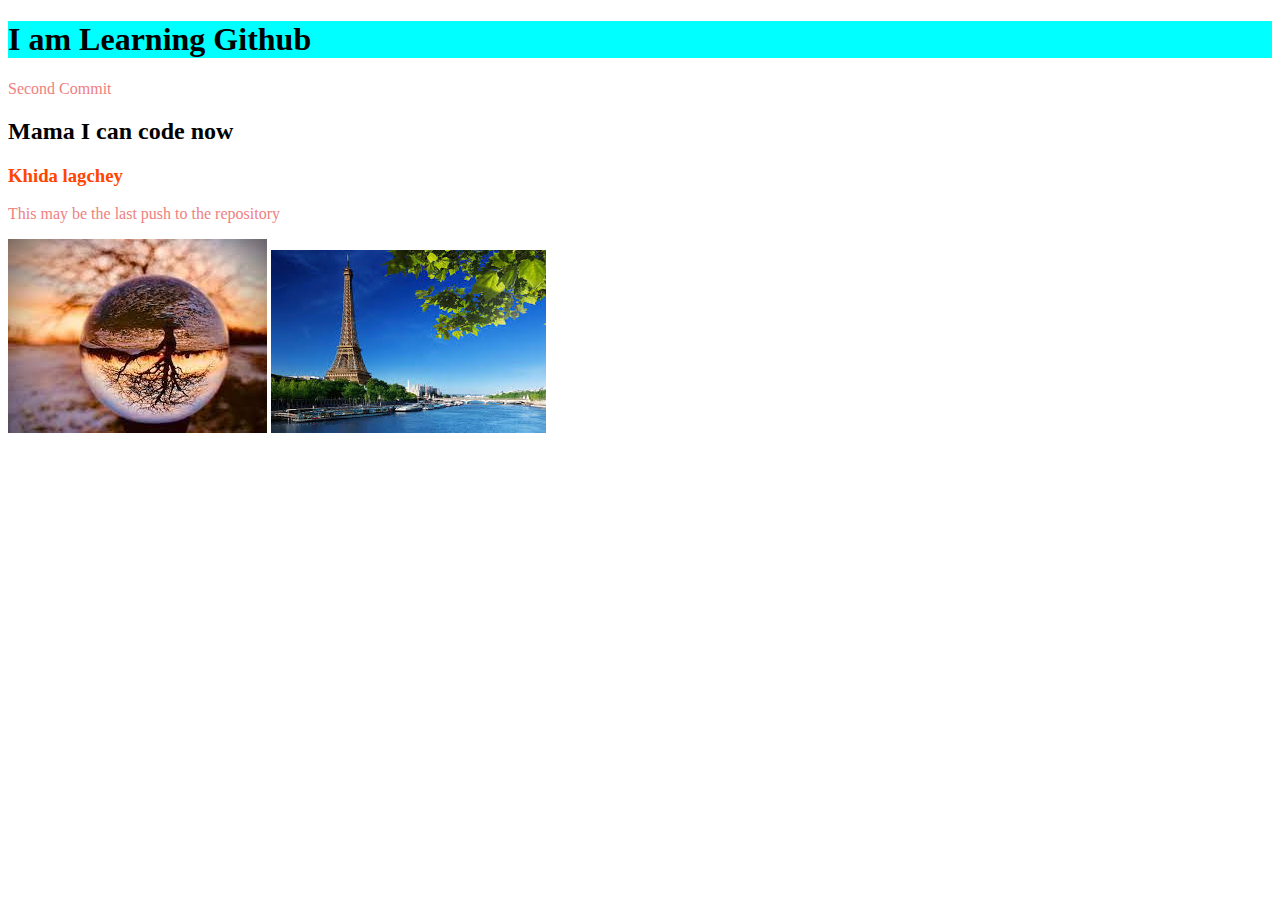
<file: 20220702-003-github/index.html>
<!DOCTYPE html>
<html lang="en">
<head>
    <meta charset="UTF-8">
    <meta http-equiv="X-UA-Compatible" content="IE=edge">
    <meta name="viewport" content="width=device-width, initial-scale=1.0">
    <title>Learning Github</title>
    <link rel="stylesheet" href="style.css">
</head>
<body>
    <h1>I am Learning Github</h1>
    <p>Second Commit</p>
    <h2>Mama I can code now</h2>
    <h3>Khida lagchey</h3>
    <p>This may be the last push to the repository</p>
    <img src="snowInGlassBall.jpg" alt="">
    <img src="ifelTowerWithNature.jpg" alt="">
</body>
</html>
</file>
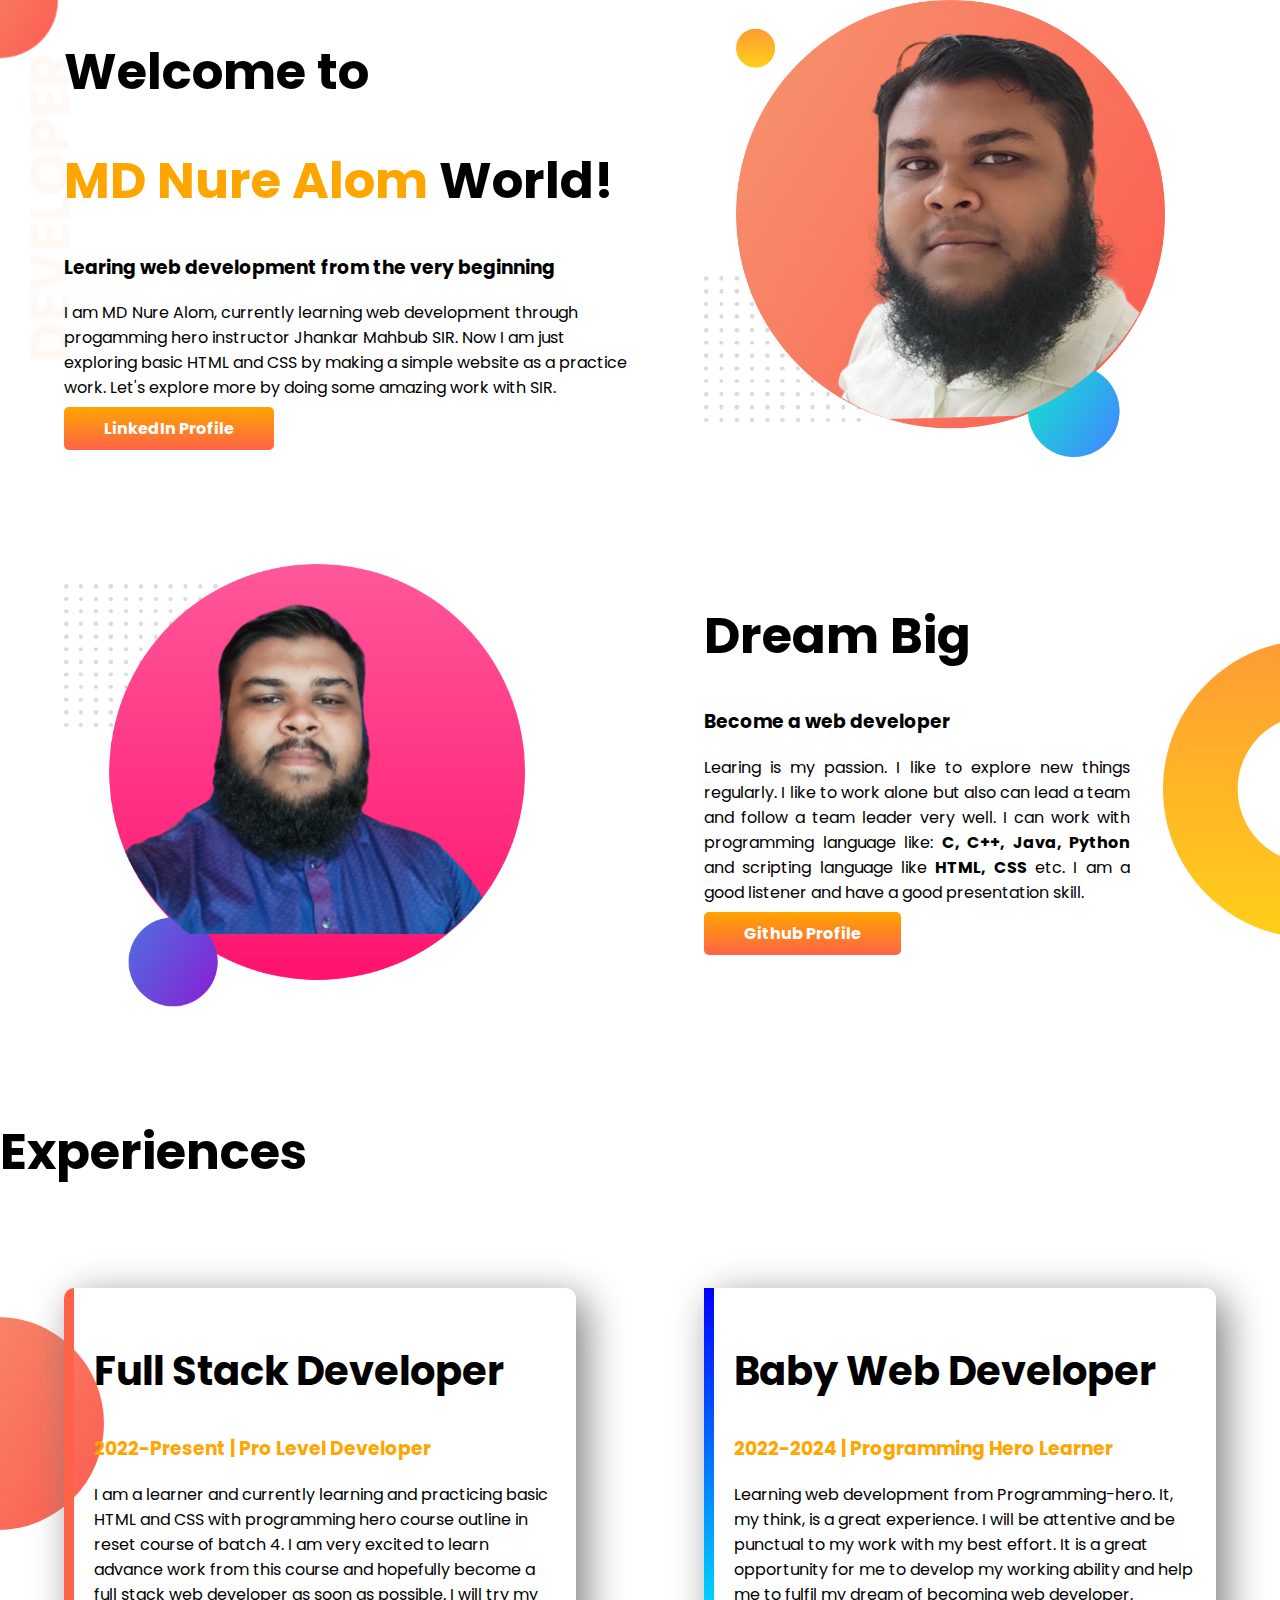
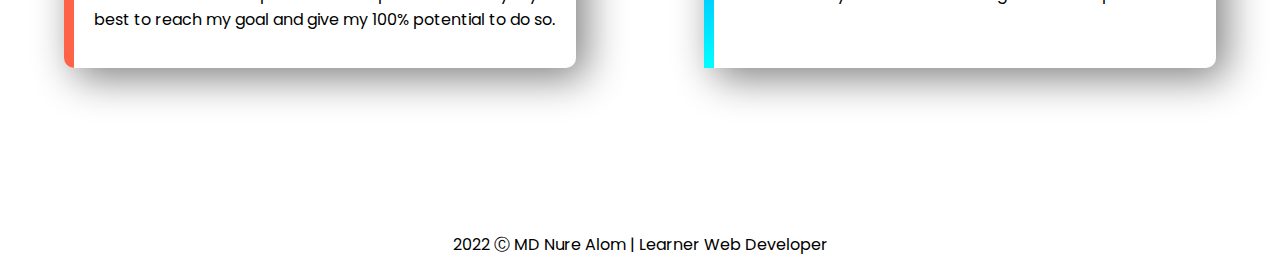
<file: 20220703-001-portfolio-website/index.html>
<!DOCTYPE html>
<html lang="en">

<head>
    <meta charset="UTF-8">
    <meta http-equiv="X-UA-Compatible" content="IE=edge">
    <meta name="viewport" content="width=device-width, initial-scale=1.0">
    <title>MD Nure Alom Website</title>
    <link rel="preconnect" href="https://fonts.googleapis.com">
    <link rel="preconnect" href="https://fonts.gstatic.com" crossorigin>
    <link href="https://fonts.googleapis.com/css2?family=Poppins&display=swap" rel="stylesheet">
    <link rel="stylesheet" href="style.css">
</head>

<body>
    <section id="top-banner" class="flexible-container">
        <div class="half-width">
            <h1>Welcome to</h1>
            <h1><span class="orange-color">MD Nure Alom</span> World!</h1>
            <h3>Learing web development from the very beginning</h3>
            <p>I am MD Nure Alom, currently learning web development through progamming hero instructor Jhankar Mahbub
                SIR. Now I am just exploring basic HTML and CSS by making a simple website as a practice work. Let's
                explore more by doing some amazing work with SIR.</p>
            <a class="link-button" target="_blank" href="https://www.linkedin.com/in/nure152791/">LinkedIn Profile</a>
        </div>
        <div class="half-width">
            <img src="images/my-bg-1.png" alt="Developer photo in orange background">
        </div>
    </section>

    <section id="dream-big" class="flexible-container">
        <div class="half-width">
            <img src="images/my-bg-2.png" alt="Developer photo in darkpink background">
        </div>
        <div class="half-width">
            <h1>Dream Big</h1>
            <h3>Become a web developer</h3>
            <p>Learing is my passion. I like to explore new things regularly. I like to work alone but also can lead a
                team and follow a team leader very well. I can work with programming language like: <strong>C, C++,
                    Java, Python</strong> and scripting language like <strong>HTML, CSS</strong> etc. I am a good
                listener and have a good presentation skill.</p>
            <a class="link-button" target="_blank" href="https://github.com/webhero-nur/">Github Profile</a>
        </div>
    </section>

    <section id="experience-area">
        <h1>Experiences</h1>
        <div class="flexible-container">
            <div id="full-stack-dev-box" class="experience-item">
                <h2>Full Stack Developer</h2>
                <h3 class="orange-color">2022-Present | Pro Level Developer</h3>
                <p>I am a learner and currently learning and practicing basic HTML and CSS with programming hero course
                    outline in reset course of batch 4. I am very excited to learn advance work from this course and
                    hopefully become a full stack web developer as soon as possible. I will try my best to reach my goal
                    and give my 100% potential to do so.</p>
            </div>
            <div id="baby-web-dev-box" class="experience-item">
                <h2>Baby Web Developer</h2>
                <h3 class="orange-color">2022-2024 | Programming Hero Learner</h3>
                <p>Learning web development from Programming-hero. It, my think, is a great experience. I will be
                    attentive and be punctual to my work with my best effort. It is a great opportunity for me to
                    develop my working ability and help me to fulfil my dream of becoming web developer.</p>
            </div>
        </div>
    </section>
    <footer>
        <p>2022 Ⓒ MD Nure Alom | Learner Web Developer</p>
    </footer>
</body>

</html>
</file>
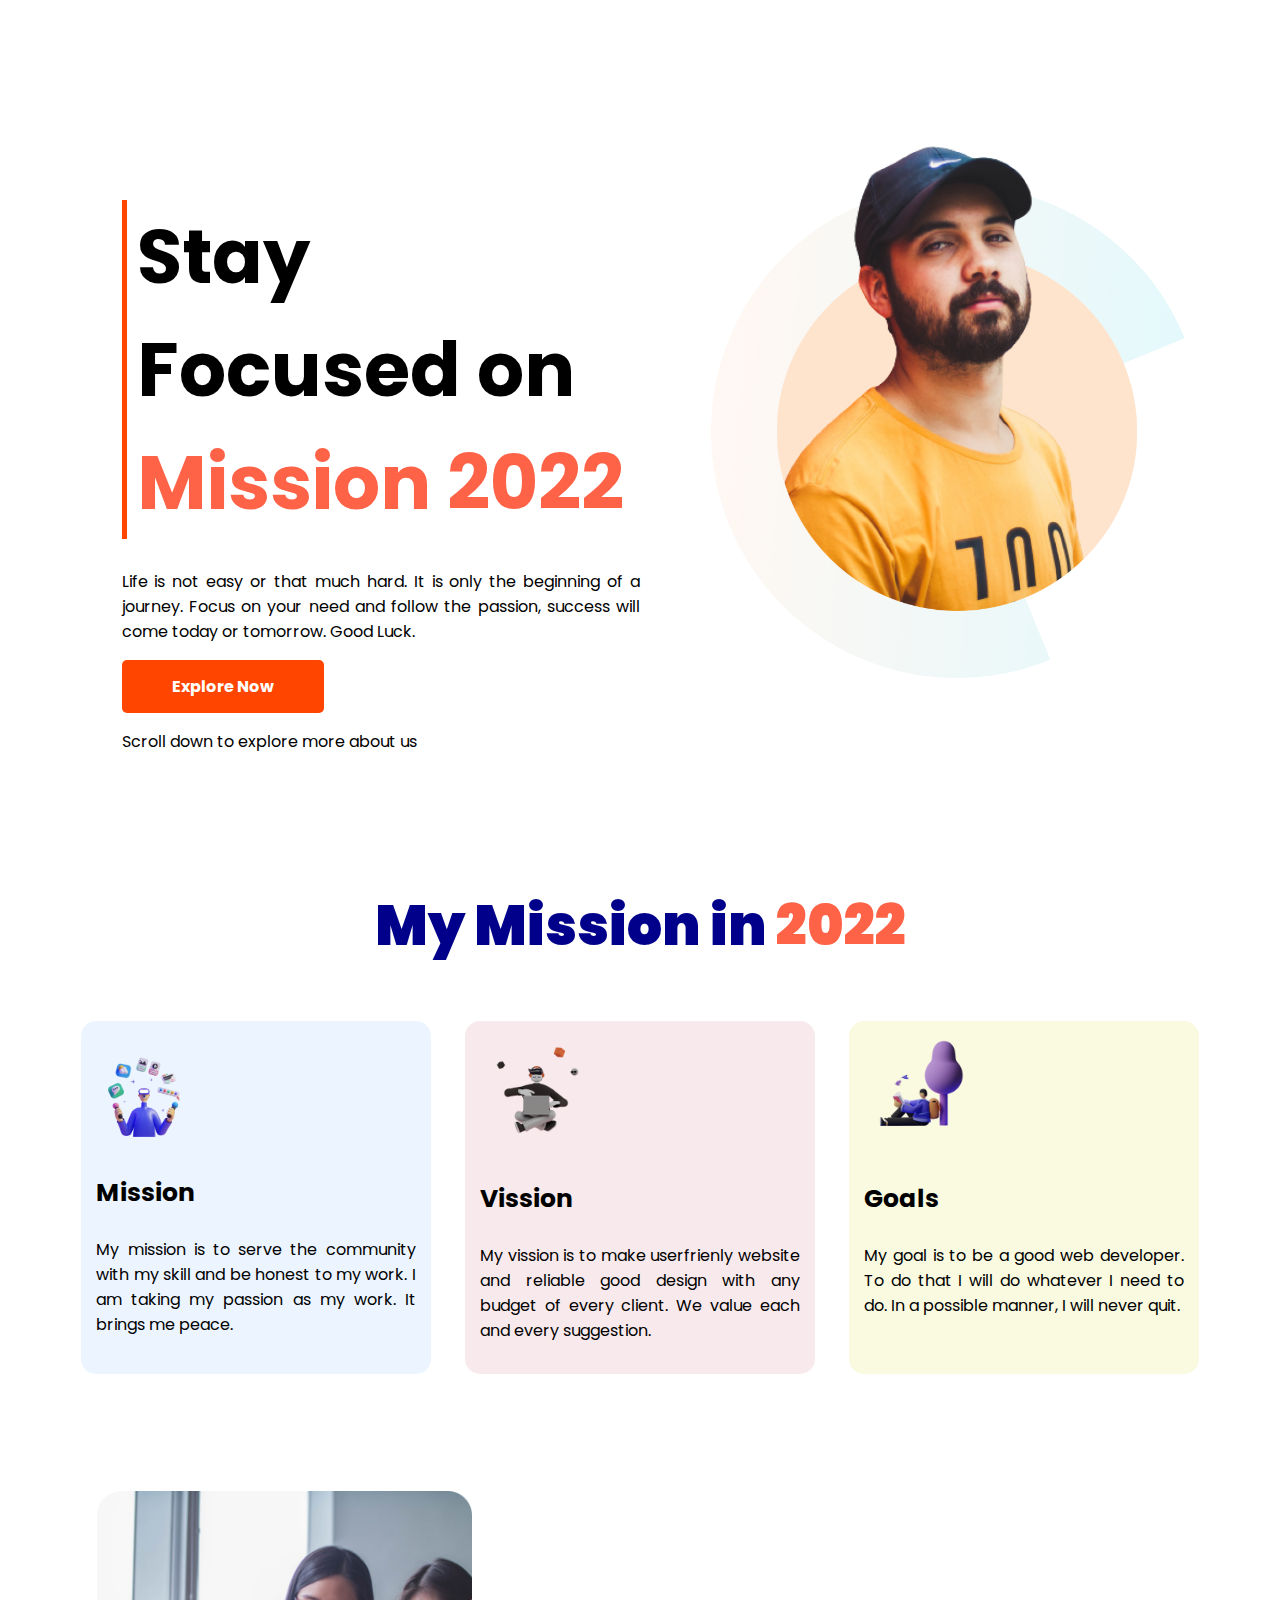
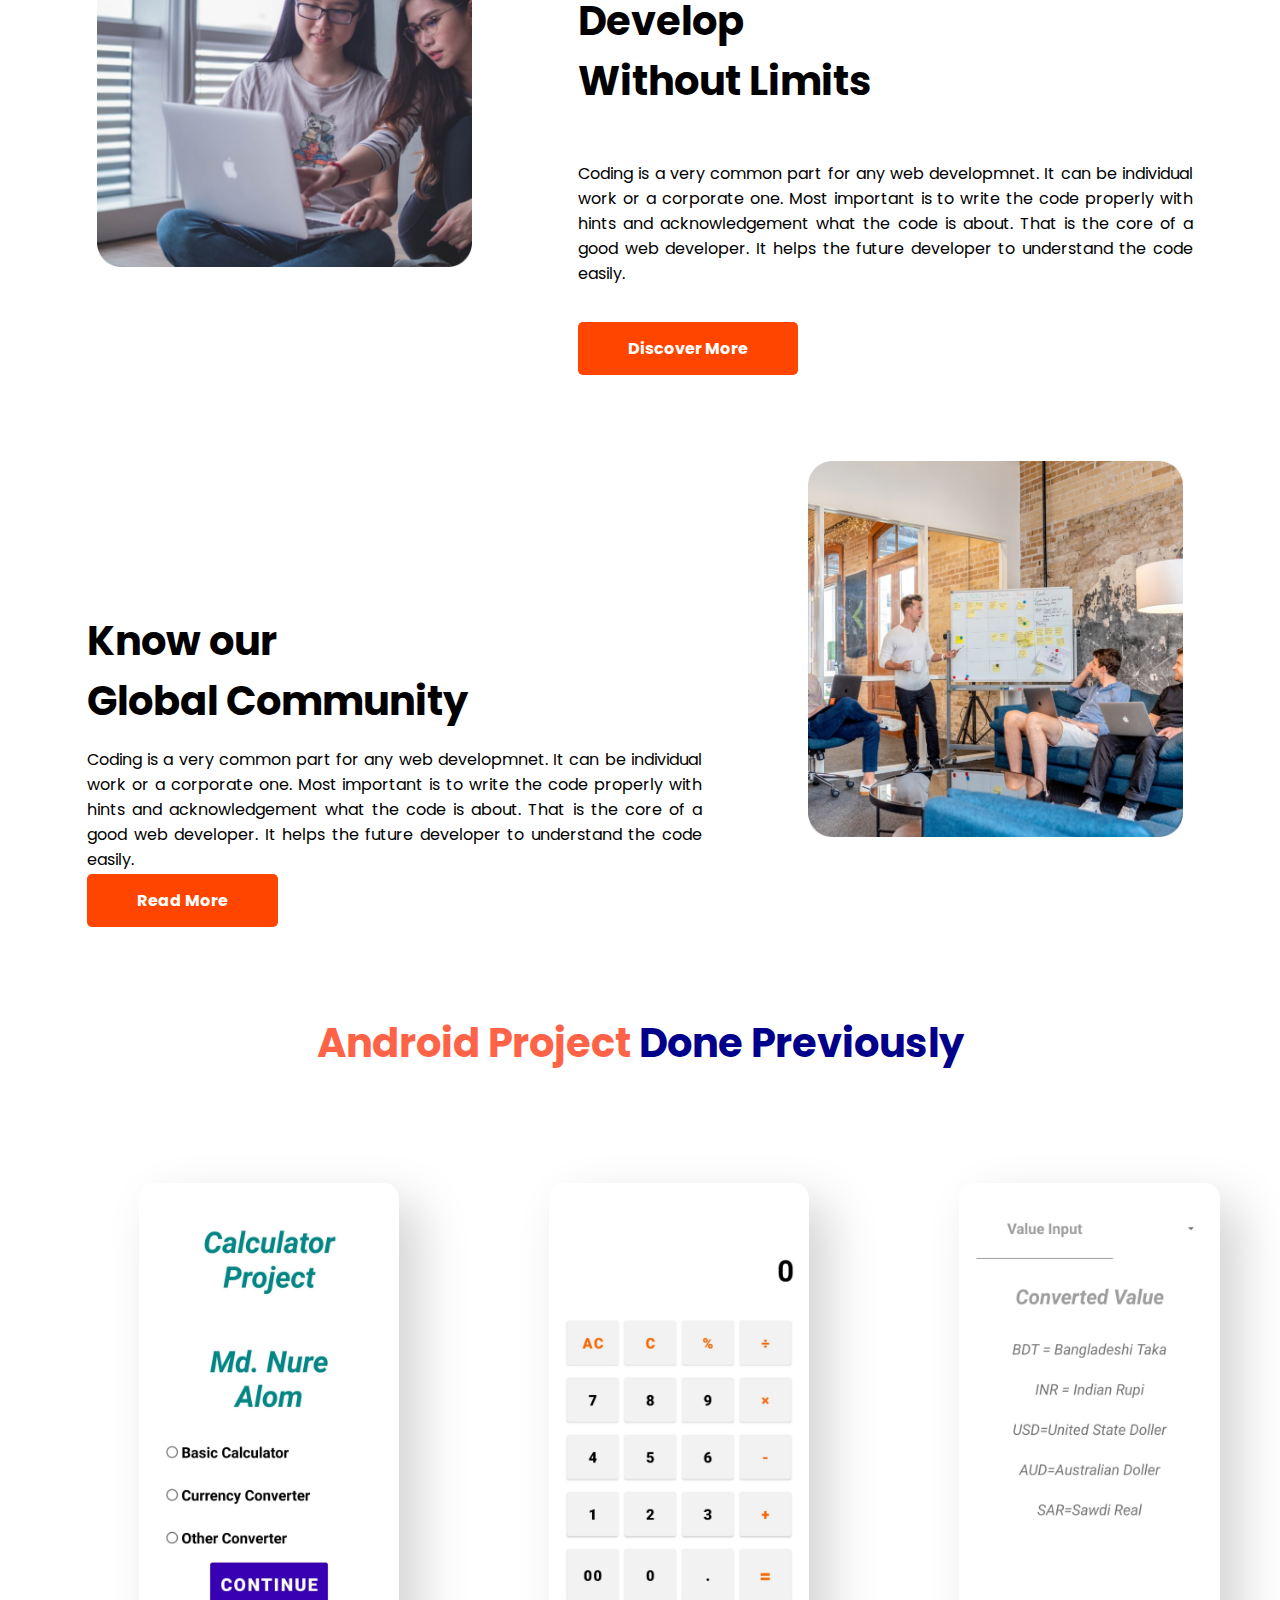
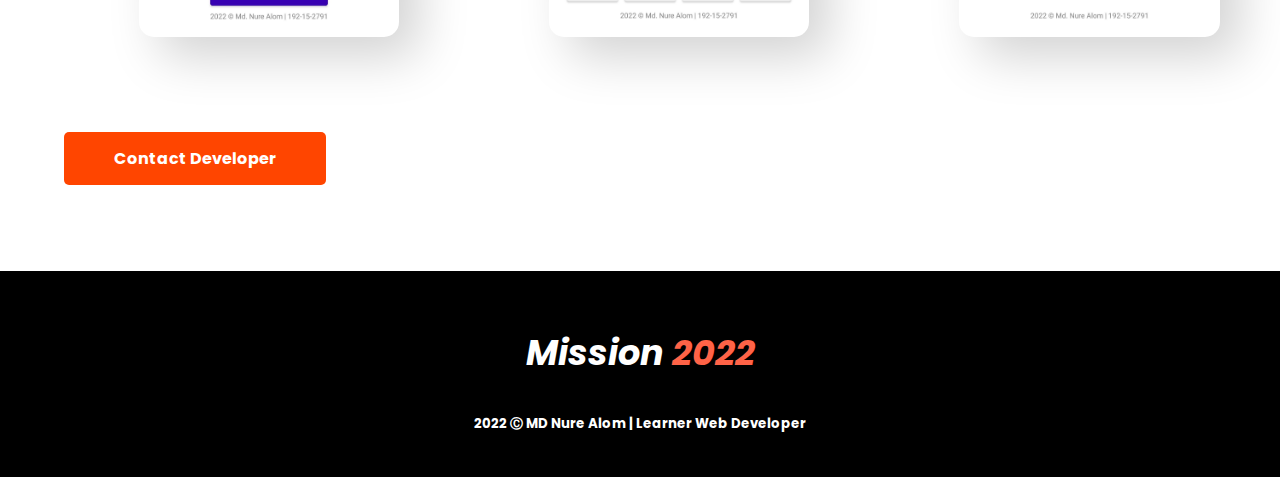
<file: 20220705-001-assignment-1/index.html>
<!DOCTYPE html>
<html lang="en">

<head>
    <meta charset="UTF-8">
    <meta http-equiv="X-UA-Compatible" content="IE=edge">
    <meta name="viewport" content="width=device-width, initial-scale=1.0">
    <title>Mission 2022</title>
    <link rel="preconnect" href="https://fonts.googleapis.com">
    <link rel="preconnect" href="https://fonts.gstatic.com" crossorigin>
    <link href="https://fonts.googleapis.com/css2?family=Poppins:wght@500&display=swap" rel="stylesheet">
    <link rel="stylesheet" href="css/style.css">
</head>

<body>
    <section id="header-part">
        <div id="header-text" class="half-width">
            <div id="header-title">
                <h1>Stay Focused on</h1>
                <h1 class="tomato-color">Mission 2022</h1>
            </div>
            <p class="header-paragraph">Life is not easy or that much hard. It is only the beginning of a journey. Focus
                on your need and follow the passion, success will come today or tomorrow. Good Luck.</p>
            <a class="button-design" target="_blank" href="https://www.youtube.com/watch?v=fICEjqpKfoY">Explore Now</a>
            <p class="header-paragraph">Scroll down to explore more about us</p>
        </div>
        <div class="half-width">
            <img id="header-img" src="images/person/person-0.png" alt="Picture of a person">
        </div>
    </section>

    <section id="my-mission-in-2022">
        <h1 id="my-mission-title"><span class="darkblue-color">My Mission in</span> <span
                class="tomato-color">2022</span>
        </h1>
        <div id="flexbox-card">
            <div id="mission-card" class="one-third-width">
                <img class="card-img-width" src="images/illustrators/illustrator-1.png" alt="">
                <h3 class="card-title">Mission</h3>
                <p>My mission is to serve the community with my skill and be honest to my work. I am taking my passion
                    as my work. It brings me peace.</p>
            </div>
            <div id="vission-card" class="one-third-width">
                <img class="card-img-width" src="images/illustrators/illustrator-2.png" alt="">
                <h3 class="card-title">Vission</h3>
                <p>My vission is to make userfrienly website and reliable good design with any budget of every client.
                    We value each and every suggestion.</p>
            </div>
            <div id="goals-card" class="one-third-width">
                <img class="card-img-width" src="images/illustrators/illustrator-3.png" alt="">
                <h3 class="card-title">Goals</h3>
                <p>My goal is to be a good web developer. To do that I will do whatever I need to do. In a possible
                    manner, I will never quit.</p>
            </div>
        </div>
    </section>

    <section id="develop-without-limits">
        <div class="two-fifth-width">
            <img class="img-with-acknowledgement" src="images/pictures/coding.png" alt="two persong discussing">
        </div>
        <div id="develop-instruction" class="three-fifth-width">
            <h2>Develop</h2>
            <h2>Without Limits</h2>
            <p>Coding is a very common part for any web developmnet. It can be individual work or a corporate one. Most
                important is to write the code properly with hints and acknowledgement what the code is about. That is
                the core of a good web developer. It helps the future developer to understand the code easily.</p>
            <a class="button-design" href="https://github.com/webhero-nur/">Discover More</a>
        </div>
    </section>

    <section id="know-our-global-community">
        <div id="global-community-instruction" class="three-fifth-width">
            <h2>Know our</h2>
            <h2>Global Community</h2>
            <p>Coding is a very common part for any web developmnet. It can be individual work or a corporate one. Most
                important is to write the code properly with hints and acknowledgement what the code is about. That is
                the core of a good web developer. It helps the future developer to understand the code easily.</p>
            <a class="button-design" href="https://www.linkedin.com/in/nure152791">Read More</a>
        </div>
        <div class="two-fifth-width">
            <img class="img-with-acknowledgement" src="images/pictures/project.png" alt="project meeting">
        </div>
    </section>

    <section id="android-project">
        <h2><span class="tomato-color">Android Project</span> <span class="darkblue-color">Done Previously</span></h2>
        <div id="project-img-part">
            <img class="one-fourth-width img-shadow" src="images/android-project/design-page-1.jpg"
                alt="cover photo of android project">
            <img class="one-fourth-width img-shadow" src="images/android-project/design-page-2.jpg"
                alt="basic calculator design page">
            <img class="one-fourth-width img-shadow" src="images/android-project/design-page-3.jpg"
                alt="currency converter design page">
        </div>
        <a class="button-design" href="mailto:nurelaom522@gmail.com">Contact Developer</a>
    </section>

    <footer>
        <h3><i><span style="color:white">Mission</span> <span class="tomato-color">2022</span></i></h3>
        <h5 style="color: white;">2022 Ⓒ MD Nure Alom | Learner Web Developer</h5>
    </footer>
</body>

</html>
</file>
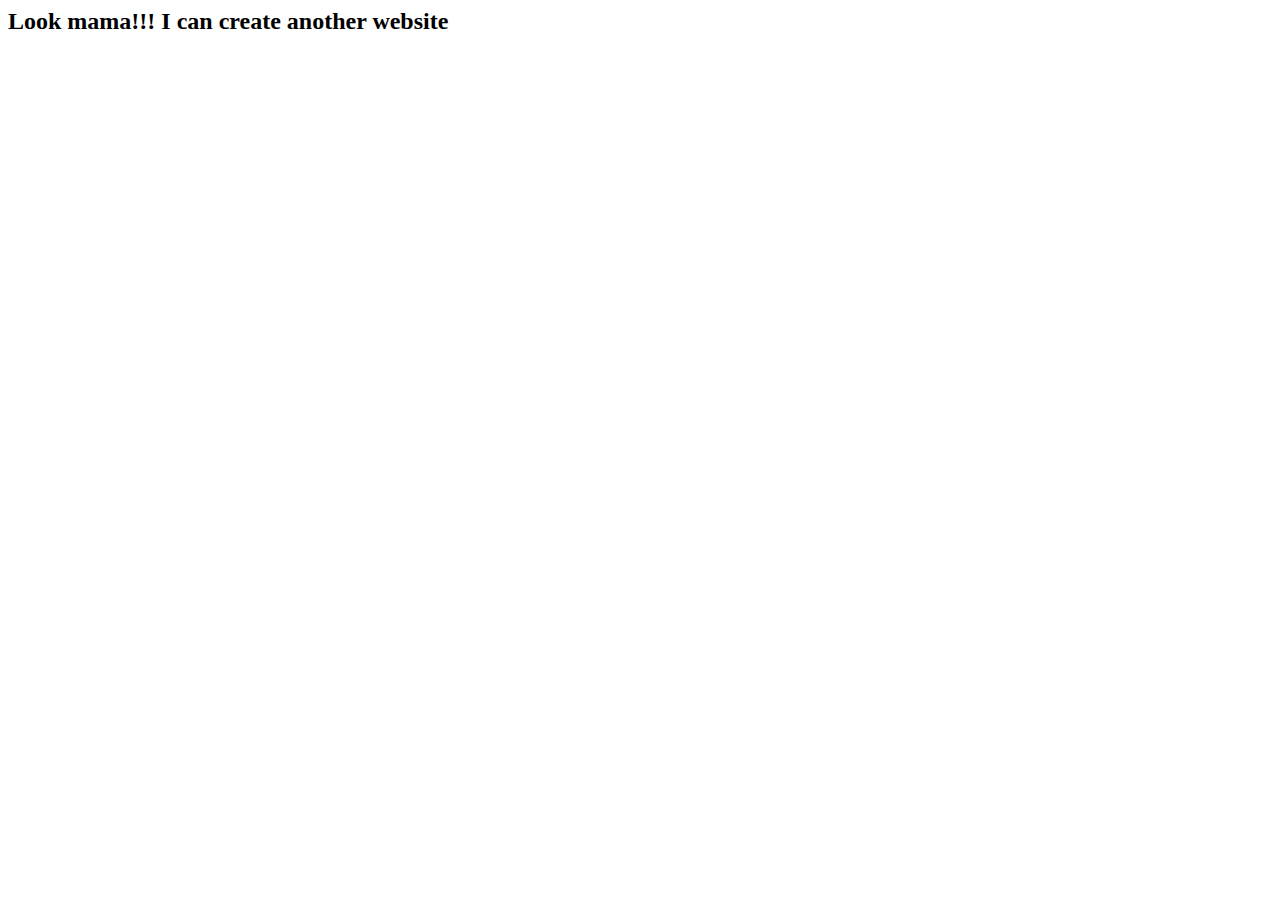
<file: 20220702-001-first-website/another.html>
<html>
    <head>
        <title>Another Website</title>
        <link rel="shortcut icon" href="images/favicon/115783931601b5c.jpg" type="image/x-icon">
    </head>
    <body>
        <h2>Look mama!!! I can create another website</h2>
    </body>
</html>
</file>
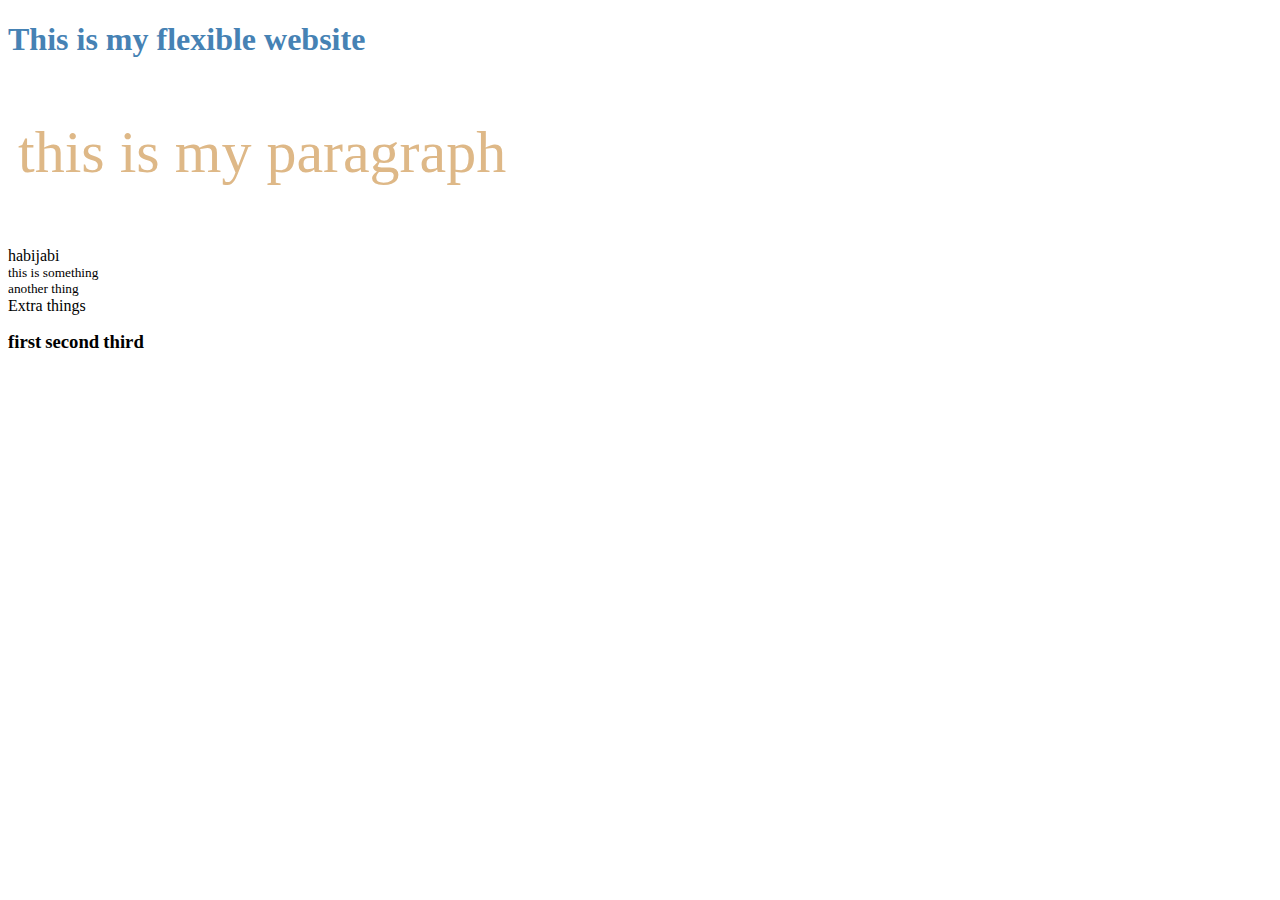
<file: 20220702-002-pretty-css/flexible.html>
<!DOCTYPE html>
<html lang="en">
<head>
    <meta charset="UTF-8">
    <meta http-equiv="X-UA-Compatible" content="IE=edge">
    <meta name="viewport" content="width=device-width, initial-scale=1.0">
    <title>This is my flexible website</title>
    <link rel="stylesheet" href="css/main.css">
</head>
<body>
    <h1>This is my flexible website</h1>
    <p style="font-size: 60px; color: burlywood; margin-left: 10px">this is my paragraph</p>
    <p>habijabi <small>this is something</small> <small>another thing</small> Extra things</p>
    <h3>first</h3>
    <h3>second</h3>
    <h3>third</h3>
</body>
</html>
</file>
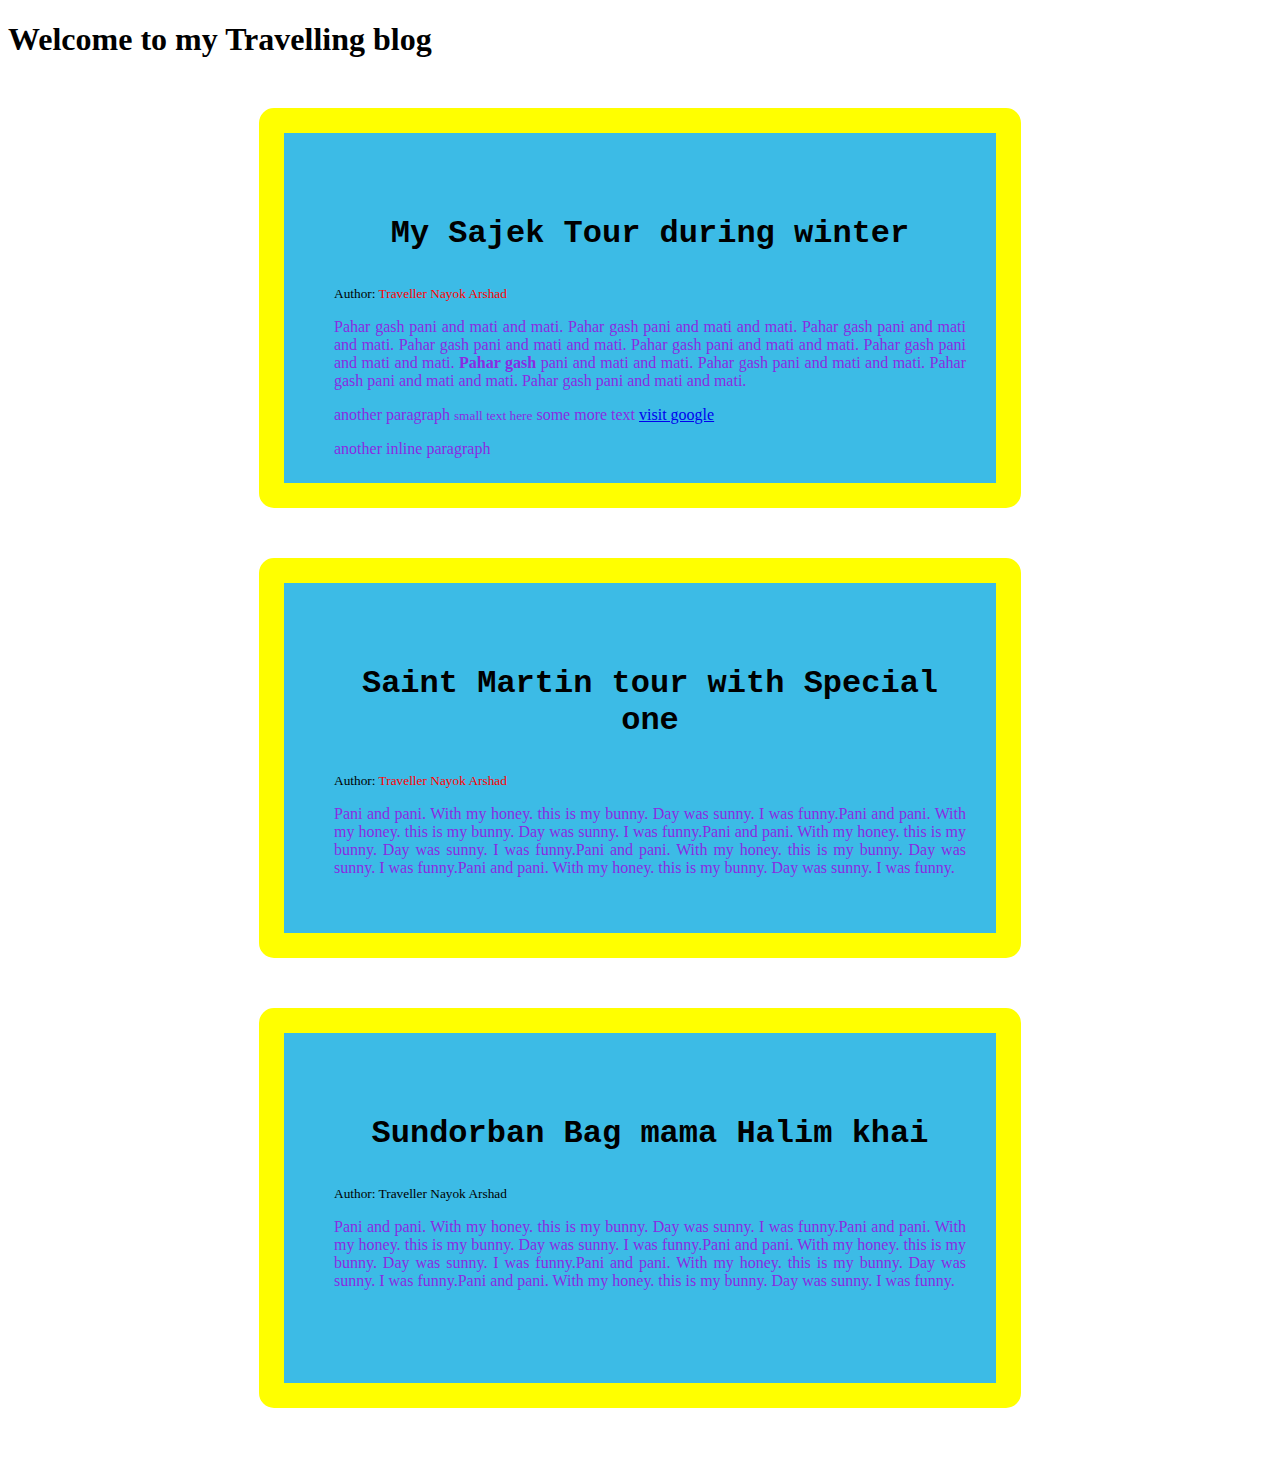
<file: 20220702-002-pretty-css/my-blogs.html>
<!DOCTYPE html>
<html lang="en">
<head>
    <meta charset="UTF-8">
    <meta http-equiv="X-UA-Compatible" content="IE=edge">
    <meta name="viewport" content="width=device-width, initial-scale=1.0">
    <title>My Fantastic Travelling Blog</title>
    <style>
        .blog{
            background-color: rgb(60, 187, 230);
            border: 25px solid yellow;
            border-radius: 15px;
            padding-left: 50px;
            padding-right: 30px;
            padding-top: 50px;
            padding-bottom: 100px;
            width: 50%;
            height: 200px;
            margin: 50px auto;
        }
        .blog-title{
            text-align: center;
            font-size: 2em;
            font-family: 'Courier New', Courier, monospace;
            font-weight: 700;
        }
        .author-name{
            color: red;
        }
        .blog p{
            color: blueviolet;
            text-align: justify;
        }
    </style>
</head>
<body>
    <h1>Welcome to my Travelling blog</h1>
    <div class="blog">
        <h3 class="blog-title">My Sajek Tour during winter</h3>
        <small>Author: <span class="author-name">Traveller Nayok Arshad</span></small>
        <p>Pahar gash pani and mati and mati. Pahar gash pani and mati and mati. Pahar gash pani and mati and mati. Pahar gash pani and mati and mati. Pahar gash pani and mati and mati. Pahar gash pani and mati and mati. <strong>Pahar gash</strong> pani and mati and mati. Pahar gash pani and mati and mati. Pahar gash pani and mati and mati. Pahar gash pani and mati and mati.</p>
        <p>another paragraph <small>small text here</small> <span>some more text </span><a href="www.google.com">visit google</a> <p>another inline paragraph</p></p>
    </div>

    <div class="blog">
        <h3 class="blog-title">Saint Martin tour with Special one</h3>
        <small>Author: <span class="author-name">Traveller Nayok Arshad</span></small>
        <p>Pani and pani. With my honey. this is my bunny. Day was sunny. I was funny.Pani and pani. With my honey. this is my bunny. Day was sunny. I was funny.Pani and pani. With my honey. this is my bunny. Day was sunny. I was funny.Pani and pani. With my honey. this is my bunny. Day was sunny. I was funny.Pani and pani. With my honey. this is my bunny. Day was sunny. I was funny.</p>
    </div>

    <div class="blog">
        <h3 class="blog-title">Sundorban Bag mama Halim khai</h3>
        <small>Author: Traveller Nayok Arshad</small>
        <p>Pani and pani. With my honey. this is my bunny. Day was sunny. I was funny.Pani and pani. With my honey. this is my bunny. Day was sunny. I was funny.Pani and pani. With my honey. this is my bunny. Day was sunny. I was funny.Pani and pani. With my honey. this is my bunny. Day was sunny. I was funny.Pani and pani. With my honey. this is my bunny. Day was sunny. I was funny.</p>
    </div>
</body>
</html>
</file>
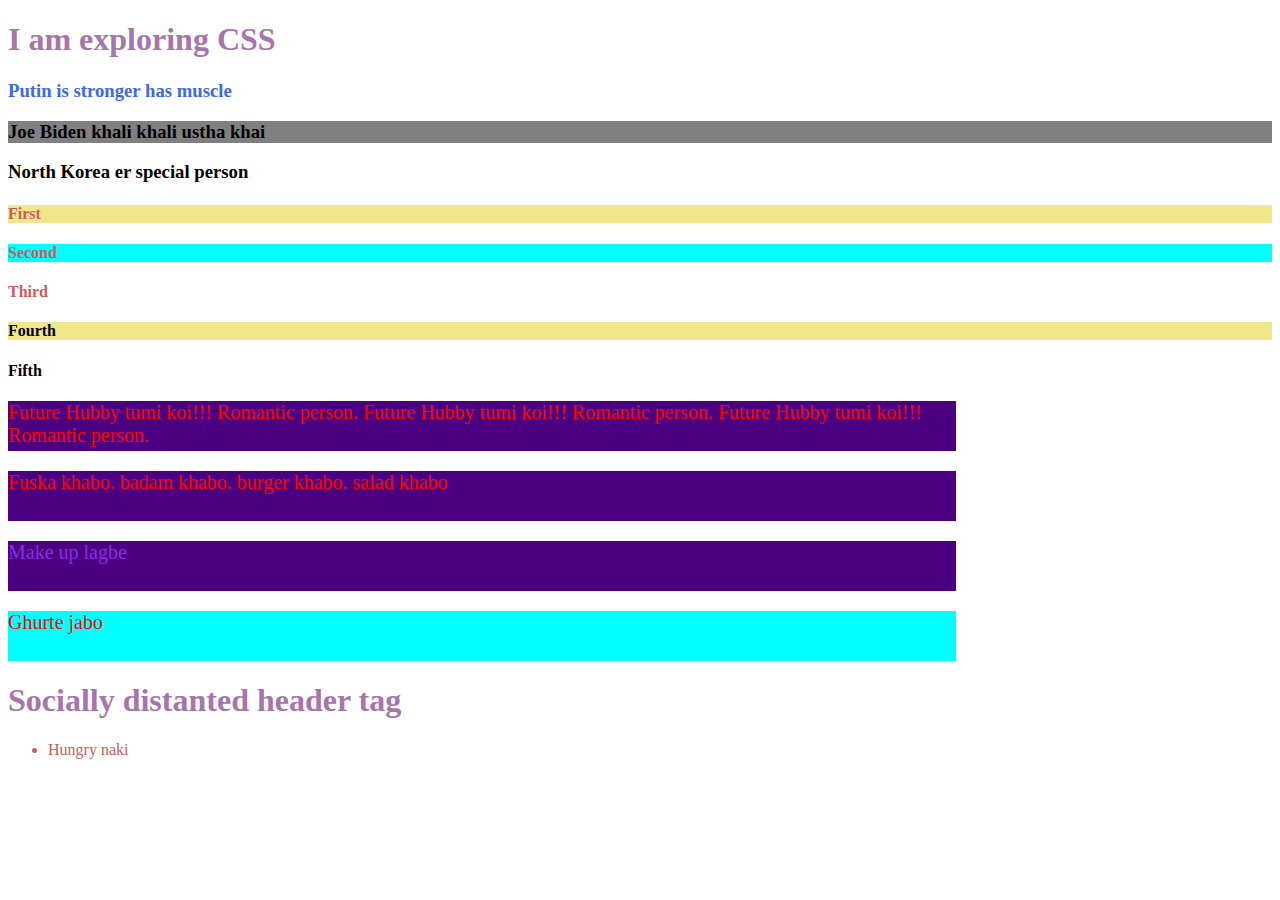
<file: 20220702-002-pretty-css/pretty-css.html>
<!DOCTYPE html>
<html lang="en">
<head>
    <meta charset="UTF-8">
    <meta http-equiv="X-UA-Compatible" content="IE=edge">
    <meta name="viewport" content="width=device-width, initial-scale=1.0">
    <title>Explore CSS Today</title>
    <style>
        p{
            color:red;
            background-color: indigo;
            height: 50px;
            width: 75%;
            font-size: 20px;
        }
        h1{
            color:#a775ad;
        }
        #russia{
            color: royalblue;
        }
        #usa{
            background-color: gray;
        }
        .birani{
            color: indianred;
        }
        .hot{
            background-color: khaki;
        }
        #mofu{
            color: blueviolet;
        }
        .mofiz{
            background-color: aqua;
        }
    </style>
</head>
<body>
    <h1>I am exploring CSS</h1>
    <h3 id="russia">Putin is stronger has muscle</h3>
    <h3 id="usa">Joe Biden khali khali ustha khai</h3>
    <h3>North Korea er special person</h3>
    <h4 class="birani hot">First</h4>
    <h4 class="mofiz birani">Second</h4>
    <h4 class="birani">Third</h4>
    <h4 class="hot">Fourth</h4>
    <h4>Fifth</h4>
    <p>Future Hubby tumi koi!!! Romantic person. Future Hubby tumi koi!!! Romantic person. Future Hubby tumi koi!!! Romantic person.</p>
    <p>Fuska khabo. badam khabo. burger khabo. salad khabo</p>
    <p id="mofu">Make up lagbe</p>
    <p class="mofiz">Ghurte jabo</p>
    <h1>Socially distanted header tag</h1>
    <ul>
        <li class="birani">Hungry naki</li>
    </ul>
</body>
</html>
</file>
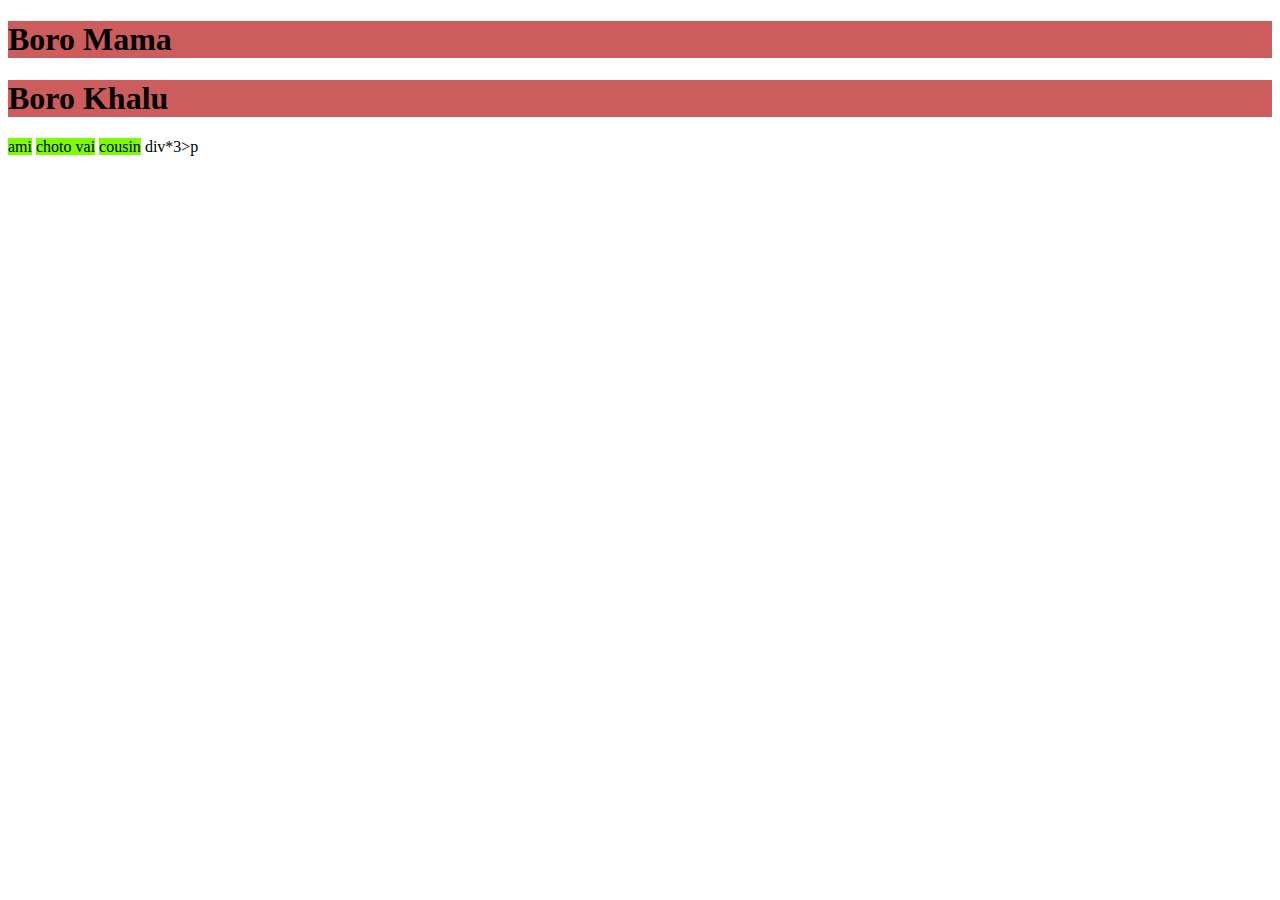
<file: 20220706-001-pseudo-box/block.html>
<!DOCTYPE html>
<html lang="en">

<head>
    <meta charset="UTF-8">
    <meta http-equiv="X-UA-Compatible" content="IE=edge">
    <meta name="viewport" content="width=device-width, initial-scale=1.0">
    <title>Document</title>
    <style>
        h1 {
            background-color: indianred;
        }

        span {
            background-color: lawngreen;
        }
    </style>
</head>

<body>
    <h1>Boro Mama</h1>
    <h1>Boro Khalu</h1>
    <span>ami</span>
    <span>choto vai</span>
    <span>cousin</span>

</body>

</html>

div*3>p
</file>
<file: 20220702-003-github/style.css>
h1{
    background-color: aqua;
}
p{
    color: lightcoral;
}
h3{
    color: orangered;
}
</file>
<file: 20220703-001-portfolio-website/style.css>
body {
    font-family: 'Poppins', sans-serif;
    margin: 0;
}

h1 {
    font-size: 50px;
}

h2 {
    font-size: 40px;
}

.orange-color {
    color: orange;
}

.flexible-container {
    display: flex;
    margin-bottom: 100px;
}

.half-width {
    width: 50%;
    padding-left: 5%;
}

.half-width img {
    width: 80%;
}

.link-button {
    text-decoration: none;
    background-image: linear-gradient(orange, tomato);
    padding: 10px 40px;
    border-radius: 5px;
    color: white;
    font-weight: 700;
}

#top-banner {
    background-image: url(images/top-banner.png);
    background-repeat: no-repeat;
}

#dream-big {
    background-image: url(images/dream-bg.png);
    background-repeat: no-repeat;
    background-position: right;
}

#dream-big p {
    padding-right: 150px;
    text-align: justify;
}

#experience-area {
    background-image: url(images/exp-bg.png);
    background-repeat: no-repeat;
    background-position: left;
}

.experience-item {
    width: 40%;
    margin: 5%;
    padding: 20px;
    box-shadow: 10px 10px 40px gray;
    border-radius: 10px;
}

#full-stack-dev-box {
    border-left: 10px solid tomato;
    border-image-slice: 1;
}

#baby-web-dev-box {
    border-left: 10px solid;
    border-image: linear-gradient(blue, cyan);
    border-image-slice: 1;
}

footer p {
    text-align: center;
}
</file>
<file: 20220705-001-assignment-1/css/style.css>
body {
    margin: 0;
    font-family: 'Poppins', sans-serif;
}

p {
    text-align: justify;
}

#header-part {
    width: 90%;
    margin: 50px 5% 0;
    margin-bottom: 100px;
    display: flex;
}

#header-text {
    padding: 0px 5%;
    margin-top: 150px;
}

#header-title {
    border-left: 5px solid orangered;
    padding-left: 10px;
}

#header-title h1 {
    font-size: 75px;
    margin: 0;
    padding: 0;
}

.tomato-color {
    color: tomato;
}

.header-paragraph {
    margin: 30px 0;
}

.half-width {
    width: 50%;
}

.button-design {
    text-decoration: none;
    margin-top: 15px;
    padding: 15px 50px;
    background-color: orangered;
    color: white;
    border-radius: 5px;
    font-weight: bold;
}

#header-img {
    display: block;
    width: 95%;
    margin: auto;
}

#my-mission-in-2022 {
    width: 90%;
    margin: 0 5% 100px;
}

#flexbox-card {
    display: flex;
}

#my-mission-title {
    font-weight: 900;
    font-size: 55px;
    text-align: center;
}

.darkblue-color {
    color: darkblue;
}

#mission-card {
    background-color: #ecf5ff;
}

#vission-card {
    background-color: #f8eaec;
}

#goals-card {
    background-color: #fafae0;
}

.one-third-width {
    width: 30%;
    margin: 1.5%;
    padding: 15px;
    border-radius: 15px;
}

.card-img-width {
    width: 35%;
}

.card-title {
    font-size: 25px;
}

#develop-without-limits {
    width: 90%;
    margin: 0 5% 100px;
    display: flex;
}

#develop-without-limits h2 {
    font-size: 40px;
    margin: 0;
    padding: 0;
}

.img-with-acknowledgement {
    display: block;
    width: 95%;
    margin: auto;
}

.two-fifth-width {
    width: 36%;
    margin: 0 2%;
}

.three-fifth-width {
    width: 56%;
    margin: 0 2%;
}

#develop-instruction {
    padding: 100px 0 0 50px;
}

#develop-instruction p {
    margin: 50px 0;
}

#know-our-global-community {
    width: 90%;
    margin: 0 5% 100px;
    display: flex;
}

#know-our-global-community h2 {
    font-size: 40px;
    margin: 0;
    padding: 0;
}

#global-community-instruction {
    margin-top: 50px;
    padding: 100px 50px 0 0;
}

footer {
    text-align: center;
    background-color: black;
    padding: 20px 0;
}

footer h3 {
    font-size: 35px;
}

#android-project {
    width: 90%;
    margin: 0 5% 100px;
}

#android-project h2 {
    font-size: 40px;
    text-align: center;
}

#project-img-part {
    display: flex;
    margin: 35px 0;
}

.one-fourth-width {
    width: 20%;
    margin: 6.5%;
    padding: 15px;
    border-radius: 15px;
}

.img-shadow {
    box-shadow: 20px 20px 50px lightgray;
}
</file>
<file: 20220702-002-pretty-css/css/main.css>
h1{
    color: steelblue;
}
small{
    display: block;
}
h3{
    display: inline;
}
</file>
